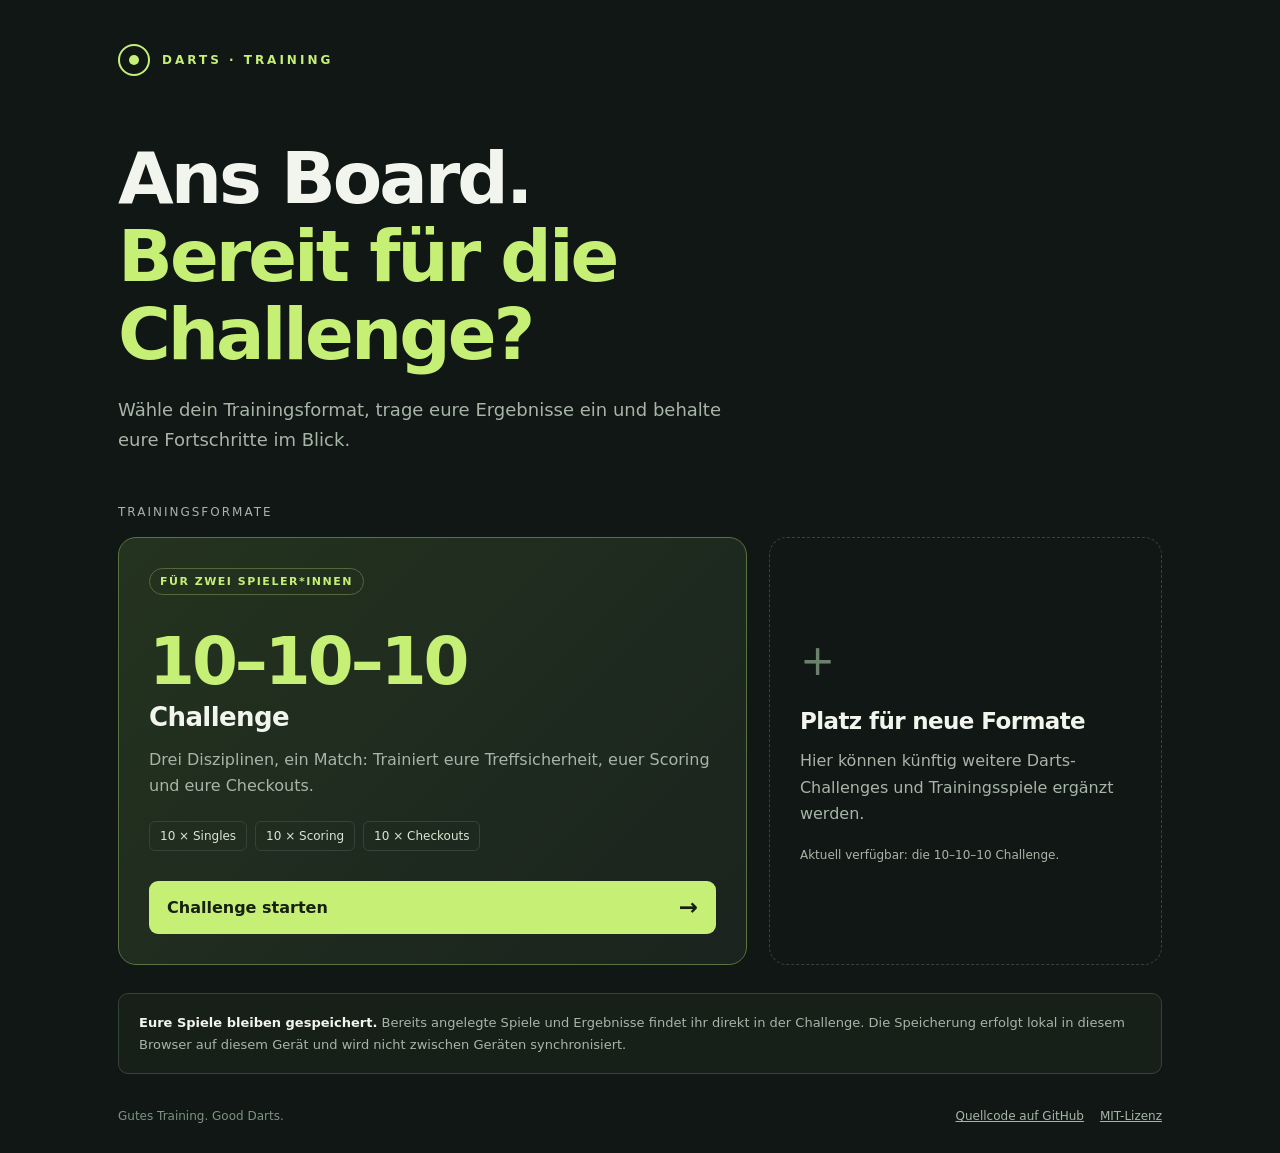
<file: index.html>
<!doctype html>
<html lang="de">
<head>
<meta charset="utf-8">
<meta name="viewport" content="width=device-width, initial-scale=1">
<meta name="description" content="Darts-Training im Sportheim: Trainingsformat auswählen und direkt losspielen.">
<title>Darts · Trainingsauswahl</title>
<link rel="stylesheet" href="assets/css/main.css">
</head>
<body><main>
<div class="brand"><span class="mark" aria-hidden="true"></span>DARTS · TRAINING</div>
<header><h1>Ans Board.<br><span>Bereit für die Challenge?</span></h1><p>Wähle dein Trainingsformat, trage eure Ergebnisse ein und behalte eure Fortschritte im Blick.</p></header>
<div class="section-title">Trainingsformate</div>
<div class="formats">
<a class="challenge" href="trainings/10-10-10/index.html" aria-label="10–10–10 Challenge starten">
<span class="tag">FÜR ZWEI SPIELER*INNEN</span>
<div class="numbers">10–10–10</div><h2>Challenge</h2>
<p>Drei Disziplinen, ein Match: Trainiert eure Treffsicherheit, euer Scoring und eure Checkouts.</p>
<div class="details"><span>10 × Singles</span><span>10 × Scoring</span><span>10 × Checkouts</span></div>
<div class="cta"><span>Challenge starten</span><span aria-hidden="true">→</span></div>
</a>
<div class="coming"><div class="plus" aria-hidden="true">+</div><h2>Platz für neue Formate</h2><p>Hier können künftig weitere Darts-Challenges und Trainingsspiele ergänzt werden.</p><small>Aktuell verfügbar: die 10–10–10 Challenge.</small></div>
</div>
<div class="storage"><p><strong>Eure Spiele bleiben gespeichert.</strong> Bereits angelegte Spiele und Ergebnisse findet ihr direkt in der Challenge. Die Speicherung erfolgt lokal in diesem Browser auf diesem Gerät und wird nicht zwischen Geräten synchronisiert.</p></div>
<footer class="site-footer"><span>Gutes Training. Good Darts.</span><nav aria-label="Projektlinks"><a href="https://github.com/carlptr/darts-trainings" target="_blank" rel="noopener noreferrer">Quellcode auf GitHub</a><a href="https://github.com/carlptr/darts-trainings/blob/main/LICENSE" target="_blank" rel="noopener noreferrer">MIT-Lizenz</a></nav></footer>
</main></body></html>
</file>
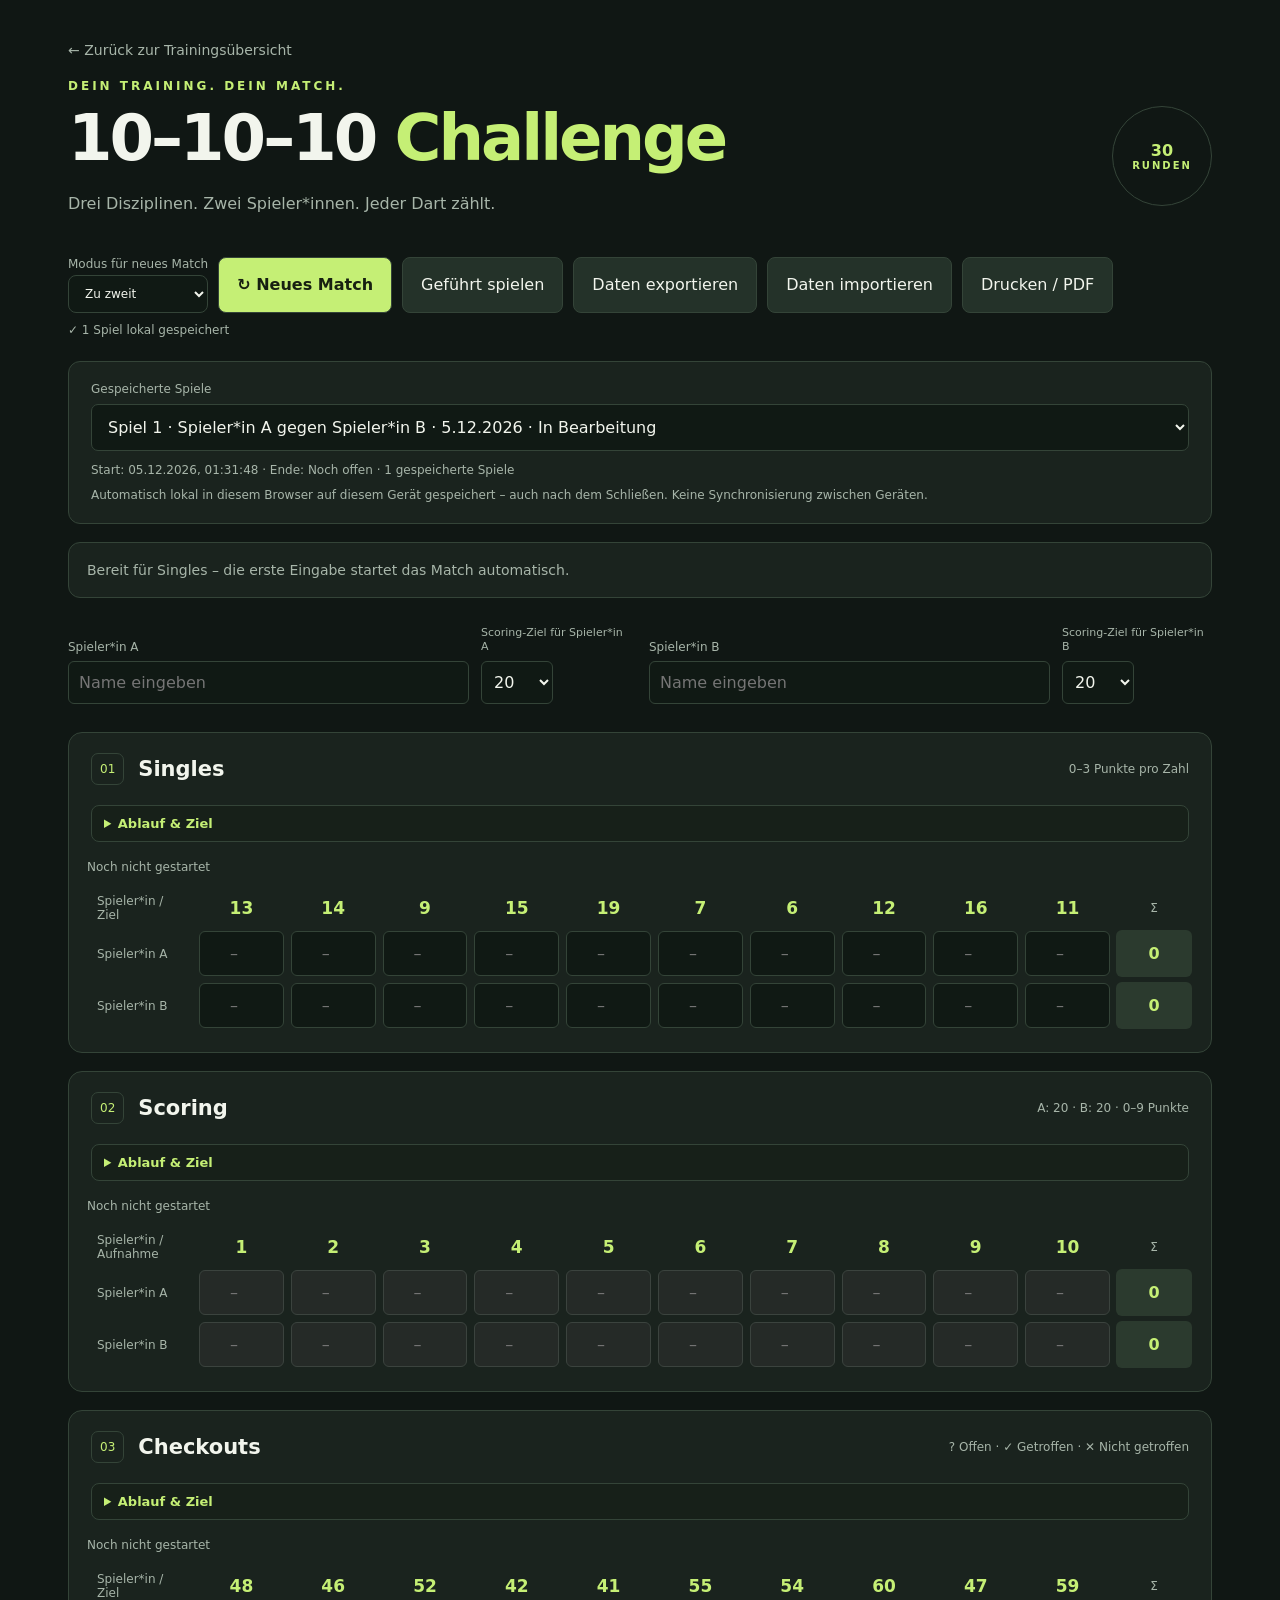
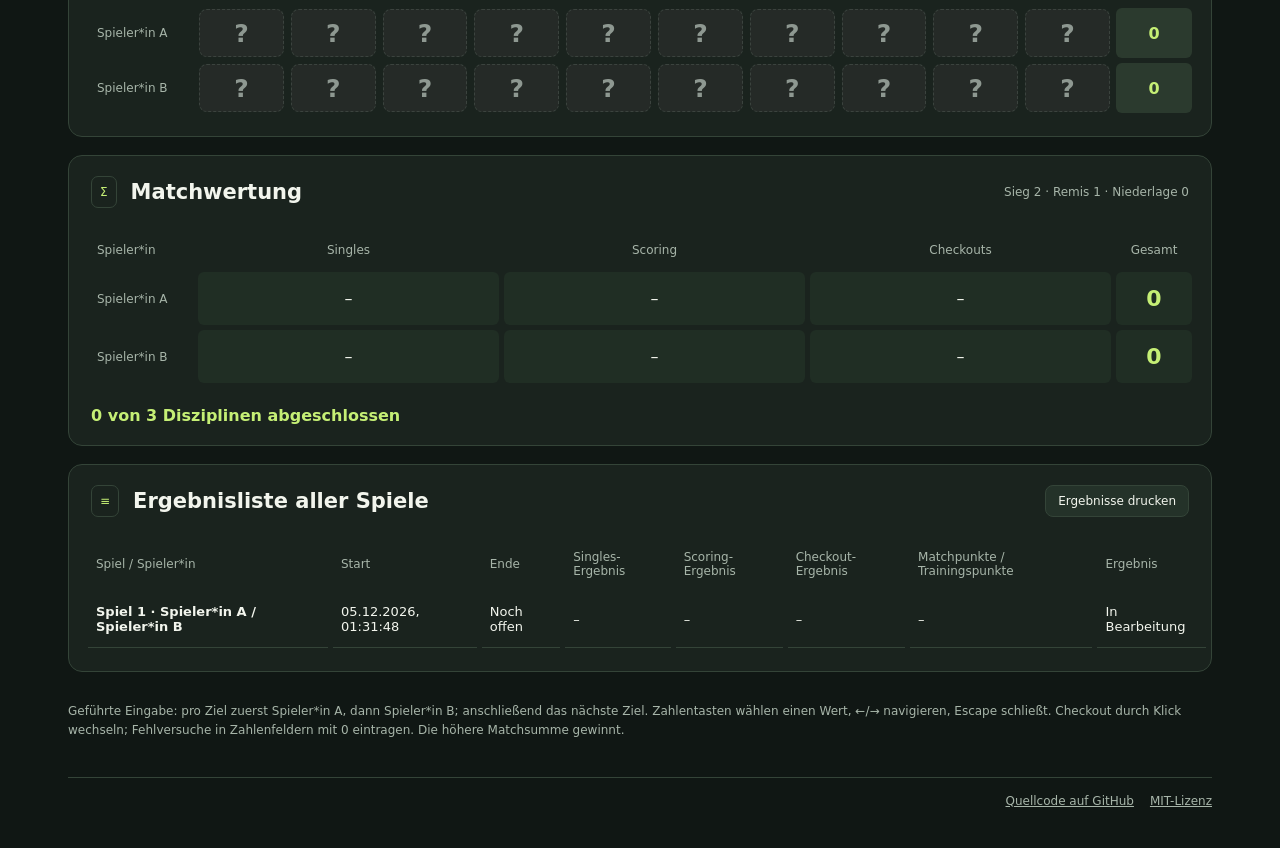
<file: trainings/10-10-10/index.html>
<!doctype html>
<html lang="de"><head><meta charset="utf-8"><meta name="viewport" content="width=device-width,initial-scale=1"><title>10–10–10 · Darts Challenge</title><link rel="stylesheet" href="../../assets/css/training.css"></head><body><main>
<nav class="page-nav" aria-label="Seitennavigation"><a class="back-link" href="../../index.html">← Zurück zur Trainingsübersicht</a></nav>
<header><div><div class="eyebrow">DEIN TRAINING. DEIN MATCH.</div><h1>10–10–10 <span>Challenge</span></h1><p id="match-description">Drei Disziplinen. Zwei Spieler*innen. Jeder Dart zählt.</p></div><div class="badge">30<small>RUNDEN</small></div></header>
<div class="toolbar"><label for="new-game-mode">Modus für neues Match<select id="new-game-mode"><option value="duo">Zu zweit</option><option value="solo">Einzelspieler</option></select></label><button class="primary" id="new">↻ Neues Match</button><button id="guided-open" type="button">Geführt spielen</button><button id="export-data" type="button">Daten exportieren</button><button id="import-open" type="button">Daten importieren</button><input id="import-file" type="file" accept=".json,application/json" hidden><button id="print">Drucken / PDF</button><span id="status" role="status" style="align-self:center;font-size:12px"></span></div>
<div class="game-picker"><label for="game-list">Gespeicherte Spiele</label><select id="game-list"></select><p id="game-info"></p><small>Automatisch lokal in diesem Browser auf diesem Gerät gespeichert – auch nach dem Schließen. Keine Synchronisierung zwischen Geräten.</small></div>
<div id="lifecycle-controls" aria-live="polite"></div>
<div class="meta">
<div class="player-card">
<div class="player-name-field"><label for="nameA">Spieler*in A</label><div class="player-name"><input id="nameA" placeholder="Name eingeben" maxlength="50"></div></div>
<div class="target-field"><label class="target-label" for="scoring-target-A">Scoring-Ziel für Spieler*in A</label><div class="scoring-target-control"><select id="scoring-target-A" aria-label="Scoring-Ziel Spieler*in A"><option value="18">18</option><option value="19">19</option><option value="20">20</option></select></div></div>
</div>
<div class="player-card">
<div class="player-name-field"><label for="nameB">Spieler*in B</label><div class="player-name"><input id="nameB" placeholder="Name eingeben" maxlength="50"></div></div>
<div class="target-field"><label class="target-label" for="scoring-target-B">Scoring-Ziel für Spieler*in B</label><div class="scoring-target-control"><select id="scoring-target-B" aria-label="Scoring-Ziel Spieler*in B"><option value="18">18</option><option value="19">19</option><option value="20">20</option></select></div></div>
</div>
<div class="player-data-actions" id="player-data-actions" hidden>
<button id="player-data-edit" type="button">✎ Spielerdaten bearbeiten</button>
<button id="player-data-save" type="button" class="primary" hidden>✓ Speichern</button>
<button id="player-data-cancel" type="button" hidden>↶ Abbrechen</button>
</div>
</div>
<div id="disciplines"></div>
<section id="match-summary"><div class="section-head"><span class="num">Σ</span><h2>Matchwertung</h2><span class="hint">Sieg 2 · Remis 1 · Niederlage 0</span></div><div class="scroll"><table class="summary"><thead><tr><th>Spieler*in</th><th>Singles</th><th>Scoring</th><th>Checkouts</th><th>Gesamt</th></tr></thead><tbody id="summary"></tbody></table></div><div id="result" aria-live="polite"></div></section>
<section id="results-list"><div class="section-head"><span class="num">≡</span><h2>Ergebnisliste aller Spiele</h2><button class="print-results-button" id="print-results" type="button">Ergebnisse drucken</button></div><div class="scroll"><table class="results-table"><thead><tr><th>Spiel / Spieler*in</th><th>Start</th><th>Ende</th><th>Singles-Ergebnis</th><th>Scoring-Ergebnis</th><th>Checkout-Ergebnis</th><th>Matchpunkte / Trainingspunkte</th><th>Ergebnis</th><th></th></tr></thead><tbody id="results-body"></tbody></table></div></section><div class="foot"><p id="entry-help">Geführte Eingabe: pro Ziel zuerst Spieler*in A, dann Spieler*in B; anschließend das nächste Ziel. Disziplinfolge: Singles, Scoring, Checkouts.<br>Enter wechselt nach einer gültigen Eingabe zur nächsten Spieler*in.<br>Checkout durch Klick wechseln: getroffen → nicht getroffen → offen. Rechtsklick setzt Nicht getroffen.<br>Fehlversuche in Zahlenfeldern mit 0 eintragen.<br>Höhere Matchsumme gewinnt.</p></div>
<footer class="site-footer"><nav aria-label="Projektlinks"><a href="https://github.com/carlptr/darts-trainings" target="_blank" rel="noopener noreferrer">Quellcode auf GitHub</a><a href="https://github.com/carlptr/darts-trainings/blob/main/LICENSE" target="_blank" rel="noopener noreferrer">MIT-Lizenz</a></nav></footer>
</main><dialog id="delete-dialog" aria-labelledby="delete-title"><h2 id="delete-title">Spiel wirklich löschen?</h2><p id="delete-description"></p><p>Das Spiel wird dauerhaft aus diesem Browser gelöscht.</p><p id="delete-error" role="alert"></p><div class="dialog-actions"><button id="delete-cancel" autofocus>Abbrechen</button><button id="delete-confirm" class="danger">Spiel löschen</button></div></dialog>
<dialog id="import-dialog" aria-labelledby="import-title" aria-describedby="import-summary"><h2 id="import-title">Spieldaten importieren</h2><p id="import-summary" role="status" aria-live="polite">Backup-Datei wird geprüft …</p><p id="import-error" role="alert"></p><div class="dialog-actions"><button id="import-cancel" type="button">Abbrechen</button><button id="import-confirm" class="primary" type="button" disabled>Spiele hinzufügen</button></div></dialog>
<dialog id="guided-dialog" aria-labelledby="guided-title" aria-describedby="guided-context">
<div class="guided-header"><div><p class="eyebrow">10–10–10 · GEFÜHRTES MATCH</p><h2 id="guided-title">Aufgabe</h2></div><button id="guided-close" type="button" aria-label="Geführtes Match schließen">Schließen</button></div>
<p id="guided-context"></p>
<div class="guided-progress"><progress id="guided-progress" max="10" value="0" aria-label="Fortschritt in dieser Disziplin"></progress><span id="guided-progress-label"></span></div>
<div class="guided-scores" aria-label="Zwischenstand und letzte Eingabe dieser Disziplin">
<div class="guided-player" id="guided-player-a"><div class="guided-player-meta"><div class="guided-player-heading"><span id="guided-name-a">Spieler*in A</span><span id="guided-turn-a" class="guided-turn" hidden>Am Zug</span></div><small>Vorherige Eingabe: <strong id="guided-previous-a">–</strong></small></div><strong id="guided-score-a" class="guided-total">0</strong></div>
<div class="guided-player" id="guided-player-b"><div class="guided-player-meta"><div class="guided-player-heading"><span id="guided-name-b">Spieler*in B</span><span id="guided-turn-b" class="guided-turn" hidden>Am Zug</span></div><small>Vorherige Eingabe: <strong id="guided-previous-b">–</strong></small></div><strong id="guided-score-b" class="guided-total">0</strong></div>
</div>
<p id="guided-feedback" role="status" aria-live="polite"></p>
<div id="guided-choices" class="guided-choices" role="group" aria-label="Wert für diese Aufgabe auswählen"></div>
<div class="guided-actions"><button id="guided-back" type="button">← Zurück</button><div><button id="guided-correction-cancel" type="button" hidden>Korrektur abbrechen</button><button id="guided-correction-save" class="primary" type="button" hidden>Korrektur speichern</button><button id="guided-next" class="primary" type="button">Weiter →</button></div></div>
<p id="guided-help" class="guided-help">A und B wechseln sich pro Ziel ab. Zahlentasten wählen einen Wert, ←/→ navigieren, Escape schließt.</p>
</dialog>
<script src="../../assets/js/10-10-10.js"></script></body></html>
</file>
<file: assets/css/main.css>
:root{color-scheme:dark;--bg:#101714;--card:#1a231e;--line:#344438;--green:#c5ef75;--muted:#a7b5a9}*{box-sizing:border-box}body{margin:0;background:var(--bg);color:#f2f5ed;font:16px system-ui,sans-serif}main{max-width:1100px;margin:auto;padding:44px 28px 30px}.brand{display:flex;align-items:center;gap:12px;color:var(--green);font-size:12px;font-weight:800;letter-spacing:3px}.mark{width:32px;height:32px;border:2px solid var(--green);border-radius:50%;display:grid;place-items:center}.mark:before{content:'';width:10px;height:10px;background:var(--green);border-radius:50%}header{padding:64px 0 38px;max-width:760px}h1{font-size:clamp(40px,6vw,72px);line-height:1.08;letter-spacing:-3px;margin:0 0 22px}h1 span{color:var(--green)}p{color:var(--muted);line-height:1.65;margin:0}header p{font-size:18px;max-width:640px}.section-title{font-size:12px;letter-spacing:2px;text-transform:uppercase;color:var(--muted);margin:12px 0 18px}.formats{display:grid;grid-template-columns:1.6fr 1fr;gap:22px}.challenge{display:flex;flex-direction:column;position:relative;border:1px solid #597341;border-radius:18px;padding:30px;text-decoration:none;color:inherit;background:linear-gradient(135deg,#24331f,var(--card));transition:transform .15s,border-color .15s}.challenge:hover{transform:translateY(-3px);border-color:var(--green)}.challenge:focus-visible{outline:3px solid var(--green);outline-offset:5px}.tag{align-self:flex-start;font-size:11px;letter-spacing:1.5px;color:var(--green);border:1px solid #53693b;border-radius:30px;padding:6px 10px;font-weight:700}.numbers{font-size:clamp(44px,6vw,66px);font-weight:850;letter-spacing:-3px;color:var(--green);margin:28px 0 0}h2{font-size:26px;margin:2px 0 15px;letter-spacing:-.6px}.details{display:flex;flex-wrap:wrap;gap:8px;margin:22px 0 30px}.details span{font-size:12px;color:#dbe5d3;border:1px solid var(--line);padding:7px 10px;border-radius:6px}.cta{display:flex;align-items:center;justify-content:space-between;gap:20px;background:var(--green);color:#172011;border-radius:9px;padding:15px 18px;font-weight:750;margin-top:auto}.cta span:last-child{font-size:23px;line-height:1}.coming{border:1px dashed var(--line);border-radius:18px;padding:30px;display:flex;flex-direction:column;justify-content:center}.plus{font-size:42px;color:#6b806d;line-height:1;margin-bottom:24px}.coming h2{font-size:23px;margin-bottom:14px}.coming small{color:var(--muted);margin-top:20px;font-size:12px}.storage{margin-top:28px;padding:18px 20px;background:#162019;border:1px solid var(--line);border-radius:10px;font-size:13px}.storage strong{color:#f2f5ed}footer{padding:35px 0 0;font-size:12px;color:#7e9382}@media(max-width:720px){main{padding:28px 18px}header{padding:44px 0 28px}h1{letter-spacing:-2px}.formats{grid-template-columns:1fr}.challenge,.coming{padding:24px}.coming{min-height:200px}.plus{margin-bottom:14px}}
.site-footer{display:flex;justify-content:space-between;align-items:center;gap:12px;flex-wrap:wrap}.site-footer nav{display:flex;gap:16px;flex-wrap:wrap}.site-footer a{color:var(--muted)}.site-footer a:hover,.site-footer a:focus-visible{color:var(--green)}
</file>
<file: assets/css/training.css>
:root{color-scheme:dark;--bg:#101714;--card:#1a231e;--line:#344438;--green:#c5ef75;--muted:#a7b5a9}*{box-sizing:border-box}body{margin:0;background:var(--bg);color:#f2f5ed;font:16px system-ui,sans-serif}main{max-width:1200px;margin:auto;padding:40px 28px}header{display:flex;justify-content:space-between;align-items:center;gap:24px}.eyebrow{color:var(--green);font-size:12px;font-weight:800;letter-spacing:3px}h1{font-size:clamp(36px,5vw,66px);letter-spacing:-3px;margin:8px 0}h1 span{color:var(--green)}p{color:var(--muted);line-height:1.6}.badge{border:1px solid var(--line);border-radius:50%;width:100px;height:100px;display:grid;place-content:center;text-align:center;color:var(--green);font-weight:800}.badge small{font-size:10px;letter-spacing:2px}.toolbar{display:flex;gap:10px;flex-wrap:wrap;margin:24px 0}button{font:inherit;border:1px solid var(--line);border-radius:8px;padding:12px 18px;background:#243229;color:#f2f5ed;cursor:pointer}button.primary{background:var(--green);color:#172011;font-weight:750}button:hover{filter:brightness(1.12)}button:focus-visible,input:focus-visible{outline:3px solid var(--green);outline-offset:2px}.meta{display:grid;grid-template-columns:1fr 1fr 1fr;gap:18px;margin:28px 0}label{display:block;font-size:12px;color:var(--muted)}input{font:inherit;background:#101914;color:#f2f5ed;border:1px solid var(--line);border-radius:6px;padding:10px;width:100%;margin-top:7px}section{background:var(--card);border:1px solid var(--line);border-radius:14px;margin:18px 0;overflow:hidden}.section-head{display:flex;align-items:center;gap:14px;padding:20px 22px}.num{color:var(--green);font-size:12px;border:1px solid var(--line);padding:8px;border-radius:7px}h2{margin:0;font-size:21px}.hint{margin-left:auto;font-size:12px;color:var(--muted)}.scroll{overflow-x:auto;padding:0 14px 18px}table{border-collapse:separate;border-spacing:5px;width:100%;min-width:720px;table-layout:fixed}th{font-size:12px;color:var(--muted);font-weight:500;height:34px}th.target{color:var(--green);font-size:17px;font-weight:750}th:first-child{width:105px;text-align:left;padding:0 9px}th:last-child{width:76px}td{text-align:center}td input{margin:0;padding:12px 2px;text-align:center;min-width:45px;appearance:textfield}input::-webkit-inner-spin-button{appearance:none}td.total{background:#2b3a2e;border-radius:6px;font-weight:800;color:var(--green)}.summary{min-width:540px}.summary td{padding:14px;background:#202e24;border-radius:6px}.summary td:last-child{color:var(--green);font-size:22px;font-weight:800}#result{padding:0 22px 20px;color:var(--green);font-weight:650}.foot{display:flex;justify-content:space-between;gap:20px;font-size:12px}#status{color:var(--muted)}dialog{background:var(--card);color:#fff;border:1px solid var(--line);border-radius:14px;max-width:440px;padding:28px}dialog::backdrop{background:#000a}.dialog-actions{display:flex;gap:10px;justify-content:flex-end}@media(max-width:650px){main{padding:24px 14px}.badge{display:none}.meta{grid-template-columns:1fr}.hint{max-width:130px;text-align:right}h1{letter-spacing:-2px}.foot{display:block}}@media print{:root{color-scheme:light}body,section,input{background:white;color:black}main{padding:0}.toolbar,.badge,.foot{display:none}section{break-inside:avoid;margin:10px 0}th.target,td.total,#result,.eyebrow{color:black}.section-head{padding:10px}table{min-width:0;border-spacing:2px}td input{min-width:0;padding:7px 0}th:first-child{width:75px}th:last-child{width:50px}.meta{grid-template-columns:1fr 1fr 1fr}h1{font-size:34px}.summary td{background:#eee!important;color:black!important}}
.score-cell{width:100%;min-height:48px;padding:10px 2px;background:#111b15;color:#8e9f91;border-style:dashed;font-size:19px;font-weight:750}.score-cell.filled{background:#30462b;color:var(--green);border-style:solid}.score-cell.miss{background:#332a27;color:#f0bfa5}.score-cell:hover{border-color:var(--green)}#entry{width:min(460px,calc(100vw - 28px));padding:26px}#entry-title{line-height:1.4}#entry-context{margin:8px 0 20px}#choices{display:grid;grid-template-columns:repeat(5,1fr);gap:9px;margin-bottom:20px}#choices button{padding:16px 0;font-size:23px;font-weight:750;min-height:60px}#choices.rtw{grid-template-columns:repeat(4,1fr)}#choices.checkout{grid-template-columns:1fr 1fr}#choices.checkout button{font-size:16px;padding:18px 10px}#choices button[aria-pressed="true"]{background:var(--green);color:#172011;border-color:var(--green)}.entry-note{font-size:12px;margin-bottom:0}.entry-actions{display:flex;justify-content:space-between;gap:10px}@media print{.score-cell{background:white!important;color:black!important;border:1px solid #aaa;min-height:28px;font-size:14px}dialog{display:none!important}}input[type=number].score-input{appearance:auto}input[type=number].score-input::-webkit-inner-spin-button{appearance:auto}input[type=checkbox].score-input{appearance:auto;width:26px;height:26px;min-width:26px;accent-color:var(--green);cursor:pointer;margin:10px}input.score-input:invalid{border-color:#ee986f}@media print{input.score-input{color:black;accent-color:black}}select.score-input{font:inherit;font-size:13px;color:#f2f5ed;background:#101914;border:1px solid var(--line);border-radius:6px;padding:12px 5px;width:100%;min-width:140px}select.score-input:focus-visible{outline:3px solid var(--green);outline-offset:2px}.checkout-section table{min-width:1630px}@media print{.checkout-section table{min-width:0}select.score-input{min-width:0;font-size:8px;padding:6px 0;color:black;background:white}}.checkout-symbol{width:100%;min-height:48px;padding:8px 2px;font-size:25px;font-weight:800;line-height:1;background:#111b15;color:var(--muted)}.checkout-symbol[data-status=hit]{color:#87e5a0;border-color:#427d50;background:#1d3524}.checkout-symbol[data-status=miss]{color:#ff7777;border-color:#934c4c;background:#382222}.checkout-symbol[data-status=undefined]{border-style:dashed}.checkout-symbol:hover{filter:brightness(1.2)}@media print{.checkout-symbol{background:white!important;print-color-adjust:exact;-webkit-print-color-adjust:exact}}.game-picker{padding:20px 22px;border:1px solid var(--line);border-radius:12px;background:var(--card)}.game-picker select{width:100%;font:inherit;color:#f2f5ed;background:#101914;border:1px solid var(--line);border-radius:7px;padding:12px;margin-top:8px}.game-picker select:focus-visible{outline:3px solid var(--green);outline-offset:2px}.game-picker p{font-size:12px;margin:10px 0 4px}.game-picker small{font-size:12px;color:var(--muted)}@media print{.game-picker{display:none}}.results-table{min-width:1300px;table-layout:auto}.results-table th:first-child{width:240px}.results-table th:last-child{width:auto}.results-table td{font-size:13px;text-align:left;padding:12px 8px;border-bottom:1px solid var(--line)}.results-table th{text-align:left;padding:8px}.results-table td:first-child{font-weight:650}.results-table button{font-size:12px;padding:8px 12px}.results-table button:disabled{opacity:.5;cursor:default}@media print{.results-table{min-width:0;width:100%}.results-table td,.results-table th{font-size:8px;padding:5px 2px}.results-table th:first-child{width:auto}.results-table td:last-child,.results-table th:last-child{display:none}#results-list{break-before:page}}.meta{grid-template-columns:1fr 1fr}.danger{color:#ffaaaa;border-color:#8c4b4b;background:#382222}.results-table td:last-child{white-space:nowrap}.results-table td:last-child button+button{margin-left:8px}#delete-error{color:#ffaaaa}#delete-error:empty{display:none}@media(max-width:650px){.meta{grid-template-columns:1fr}}@media print{.meta{grid-template-columns:1fr 1fr}}
.site-footer{display:flex;justify-content:flex-end;margin-top:24px;padding-top:16px;border-top:1px solid var(--line);font-size:12px}.site-footer nav{display:flex;gap:16px;flex-wrap:wrap}.site-footer a{color:var(--muted)}.site-footer a:hover,.site-footer a:focus-visible{color:var(--green)}@media(max-width:650px){.site-footer{justify-content:flex-start}}@media print{.site-footer{display:none}}
.page-nav{margin-bottom:20px}.back-link{display:inline-flex;align-items:center;color:var(--muted);font-size:14px;text-decoration:none}.back-link:hover,.back-link:focus-visible{color:var(--green)}.back-link:focus-visible{outline:3px solid var(--green);outline-offset:4px;border-radius:4px}@media print{.page-nav{display:none}}
.discipline-help{margin:0 22px 18px;border:1px solid var(--line);border-radius:8px;background:#172019}.discipline-help summary{padding:10px 12px;color:var(--green);font-size:13px;font-weight:700;cursor:pointer}.discipline-help summary:focus-visible{outline:3px solid var(--green);outline-offset:2px}.discipline-help p{margin:0;padding:0 12px 12px;font-size:13px}
.print-results-button{margin-left:auto;padding:8px 12px;font-size:12px}
@media print{#results-list{display:none}body.print-results main>*:not(#results-list){display:none!important}body.print-results #results-list{display:block!important;break-before:auto;break-inside:auto;margin:0}body.print-results #results-list .scroll{overflow:visible;padding:0}.print-results-button{display:none!important}}
@page{size:A4 portrait;margin:8mm}
@media print{main{display:flex;flex-direction:column;max-width:none;padding:0}header{order:0;margin:0 0 4px}h1{font-size:28px;letter-spacing:-1px;margin:2px 0}header p{font-size:12px;margin:0}.eyebrow{font-size:9px;letter-spacing:1.5px}.meta{order:1;grid-template-columns:1fr 1fr;gap:8px;margin:4px 0}label{font-size:10px}.meta input{font-size:12px;margin-top:2px;padding:4px 6px}#match-summary{order:2;margin:4px 0}#disciplines{order:3}section{margin:4px 0}.section-head{padding:5px 8px;gap:8px}h2{font-size:15px}.hint{font-size:9px}.scroll{overflow:visible;padding:0 5px 4px}table{min-width:0;width:100%;border-spacing:2px}th{font-size:8px;height:18px}th.target{font-size:11px}th:first-child{width:64px;padding:0 4px}th:last-child{width:32px}td input{min-width:0;padding:4px 0}.discipline-help{display:none}#match-summary .summary{min-width:0}#match-summary .summary td{padding:5px 4px}#match-summary .summary td:last-child{font-size:16px}#match-summary #result{padding:3px 8px 6px;font-size:17px;text-align:center}}
.player-name{display:flex;align-items:center;gap:8px}.player-name input{flex:1;min-width:0}.name-edit-button{display:none;flex:none;margin-top:7px;padding:8px 12px}.lifecycle-panel{display:flex;align-items:center;justify-content:space-between;gap:16px;flex-wrap:wrap;padding:16px 18px;border:1px solid var(--line);border-radius:12px;background:var(--card);margin:18px 0}.lifecycle-panel p{margin:0;font-size:14px}.lifecycle-actions{display:flex;align-items:center;gap:8px;flex-wrap:wrap}.lifecycle-actions select{font:inherit;color:#f2f5ed;background:#101914;border:1px solid var(--line);border-radius:7px;padding:10px}.discipline-actions{display:flex;align-items:center;gap:8px;padding:0 18px 12px}.discipline-actions button{padding:8px 12px;font-size:13px}.score-input:read-only{cursor:default;opacity:1}.score-input:disabled{opacity:1;cursor:default}.lifecycle-readonly{margin-right:auto;color:var(--muted);font-size:12px}.name-dialog-input{width:100%}#name-dialog label{display:block;margin:18px 0}
@media print{#lifecycle-controls,.name-edit-button,.discipline-actions{display:none!important}.player-name input{border:0;background:transparent;padding:0;margin:0}}
.checkout-select{appearance:none;min-width:0!important;width:100%;padding:8px 0!important;text-align:center;font-size:21px!important;font-weight:800}.checkout-select:disabled{opacity:1;color:var(--muted)}@media print{.checkout-select{font-size:11px!important;padding:4px 0!important;color:black!important;background:white!important}}
.score-input.locked,.checkout-symbol:disabled{background:#252a27!important;color:#8e9891!important;border-color:#3b433e!important;opacity:1!important}
.checkout-symbol{appearance:none;cursor:pointer;min-width:45px}
.toolbar label{display:flex;flex-direction:column;justify-content:center;gap:4px;font-size:12px}
#new-game-mode{font:inherit;color:#f2f5ed;background:#101914;border:1px solid var(--line);border-radius:8px;padding:10px 12px}
#new-game-mode:focus-visible{outline:3px solid var(--green);outline-offset:2px}
.player-card[hidden],.guided-player[hidden]{display:none}
.meta.is-solo{grid-template-columns:minmax(0,1fr)}
.guided-scores.is-solo{grid-template-columns:minmax(0,1fr)}
#import-dialog{width:min(560px,calc(100vw - 28px));max-width:560px}
#import-summary{overflow-wrap:anywhere}
#import-error{color:#ffaaaa}
#import-error:empty{display:none}
.meta{width:100%;grid-template-columns:repeat(2,minmax(0,1fr));align-items:start;gap:18px}.meta>.player-card{min-width:0}.player-card{display:grid;grid-template-columns:minmax(0,1fr) 150px;align-items:end;gap:12px;min-width:0}.player-name-field>label,.target-label{display:flex;align-items:flex-end;height:28px;margin:0 0 7px}.player-name{display:flex;align-items:center;min-width:0}.player-name input{flex:1;min-width:0;height:43px;margin:0}.target-field{display:flex;flex-direction:column;width:150px;min-width:0}.target-label{font-size:11px;line-height:14px;color:var(--muted);white-space:normal}.scoring-target-control{display:flex;align-items:center;gap:8px;height:43px;margin:0}.scoring-target-control select{font:inherit;color:#f2f5ed;background:#101914;border:1px solid var(--line);border-radius:6px;width:72px;height:43px;min-width:72px;padding:8px}.scoring-target-control select:disabled{color:#8e9891;background:#252a27;opacity:1}.player-card.is-player-data-editing{outline:1px solid var(--line);outline-offset:8px;border-radius:4px}#nameA:read-only,#nameB:read-only{background:#252a27;color:#a7b5a9}.player-data-actions{grid-column:1/-1;display:flex;justify-content:flex-end;gap:8px}.player-data-actions[hidden]{display:none}.player-data-actions button{padding:9px 14px}@media(max-width:650px){.meta{grid-template-columns:minmax(0,1fr)}.player-card{grid-template-columns:minmax(0,1fr) 140px}.target-field{width:140px}.player-data-actions{justify-content:stretch}.player-data-actions button{flex:1}}
#guided-dialog{width:100vw;height:100vh;height:100dvh;max-width:none;max-height:none;margin:0;padding:clamp(18px,4vw,52px);border:0;border-radius:0;background:var(--bg);overflow:auto}
#guided-dialog[open]{display:flex;flex-direction:column;gap:clamp(16px,3vh,28px)}
#guided-dialog::backdrop{background:var(--bg)}
.guided-header{display:flex;align-items:flex-start;justify-content:space-between;gap:20px;max-width:1100px;width:100%;margin:0 auto}
.guided-header .eyebrow{margin:0;font-size:clamp(10px,1.3vw,14px)}
.guided-header h2{margin-top:8px;font-size:clamp(30px,5vw,58px);line-height:1.1}
.guided-header>button{min-width:120px;min-height:54px}
#guided-context{max-width:1100px;width:100%;margin:0 auto;font-size:clamp(20px,3vw,34px);color:#f2f5ed}
.guided-progress{max-width:1100px;width:100%;margin:0 auto;display:flex;align-items:center;gap:14px;color:var(--muted);font-size:14px}
.guided-progress progress{flex:1 1 auto;width:auto;min-width:0;height:14px;accent-color:var(--green)}
.guided-progress span{flex:0 0 auto;white-space:nowrap}
.guided-scores{max-width:1100px;width:100%;margin:0 auto;display:grid;grid-template-columns:1fr 1fr;gap:14px}
.guided-player{display:grid;grid-template-columns:minmax(0,1fr) auto;align-items:center;gap:12px;padding:14px 20px;border:1px solid var(--line);border-radius:10px;background:var(--card);font-size:clamp(16px,2.4vw,26px)}
.guided-player.is-active{background:#26382b;border-color:var(--green);box-shadow:0 0 0 2px var(--green)}
.guided-player-meta small{display:block;margin-top:6px;color:var(--muted);font-size:clamp(11px,1.4vw,15px)}
.guided-player-meta small strong{color:#f2f5ed;font-size:1em}
.guided-player-heading{display:flex;align-items:center;gap:10px}
.guided-turn{padding:4px 8px;border-radius:20px;background:var(--green);color:#172011;font-size:11px;font-weight:800;white-space:nowrap}
.guided-turn[hidden]{display:none}
.guided-scores .guided-total{color:var(--green);font-size:clamp(24px,4vw,42px)}
#guided-feedback{max-width:1100px;width:100%;min-height:24px;margin:0 auto;font-size:14px}
.guided-choices{max-width:1100px;width:100%;margin:0 auto;display:grid;grid-template-columns:repeat(5,minmax(0,1fr));gap:clamp(8px,2vw,18px)}
.guided-choices.rtw{grid-template-columns:repeat(4,minmax(0,1fr))}
.guided-choices.checkout{grid-template-columns:repeat(2,minmax(0,1fr))}
.guided-choices button{min-height:clamp(76px,14vh,150px);padding:10px;font-size:clamp(24px,4vw,50px);font-weight:800}
.guided-choices.checkout button{font-size:clamp(18px,3vw,34px)}
.guided-choices button[aria-pressed=true]{background:var(--green);border-color:var(--green);color:#172011}
.guided-choices button:disabled{opacity:.55;cursor:default}
.guided-actions{max-width:1100px;width:100%;margin:0 auto;display:flex;align-items:center;justify-content:space-between;gap:12px}
.guided-actions>div{display:flex;gap:10px}
.guided-actions button{min-height:54px}
.guided-help{max-width:1100px;width:100%;margin:0 auto;font-size:13px}
@media(max-width:600px){#guided-dialog{padding:16px;gap:16px}.guided-header>button{min-width:0;padding:10px}.guided-player{padding:10px 12px}.guided-player-heading{flex-wrap:wrap;gap:6px}.guided-turn{font-size:10px}.guided-choices{gap:8px}.guided-choices button{min-height:72px;padding:6px}.guided-actions button{padding:10px 12px}.guided-actions>div{gap:6px}.guided-help{margin-top:auto}}
</file>
